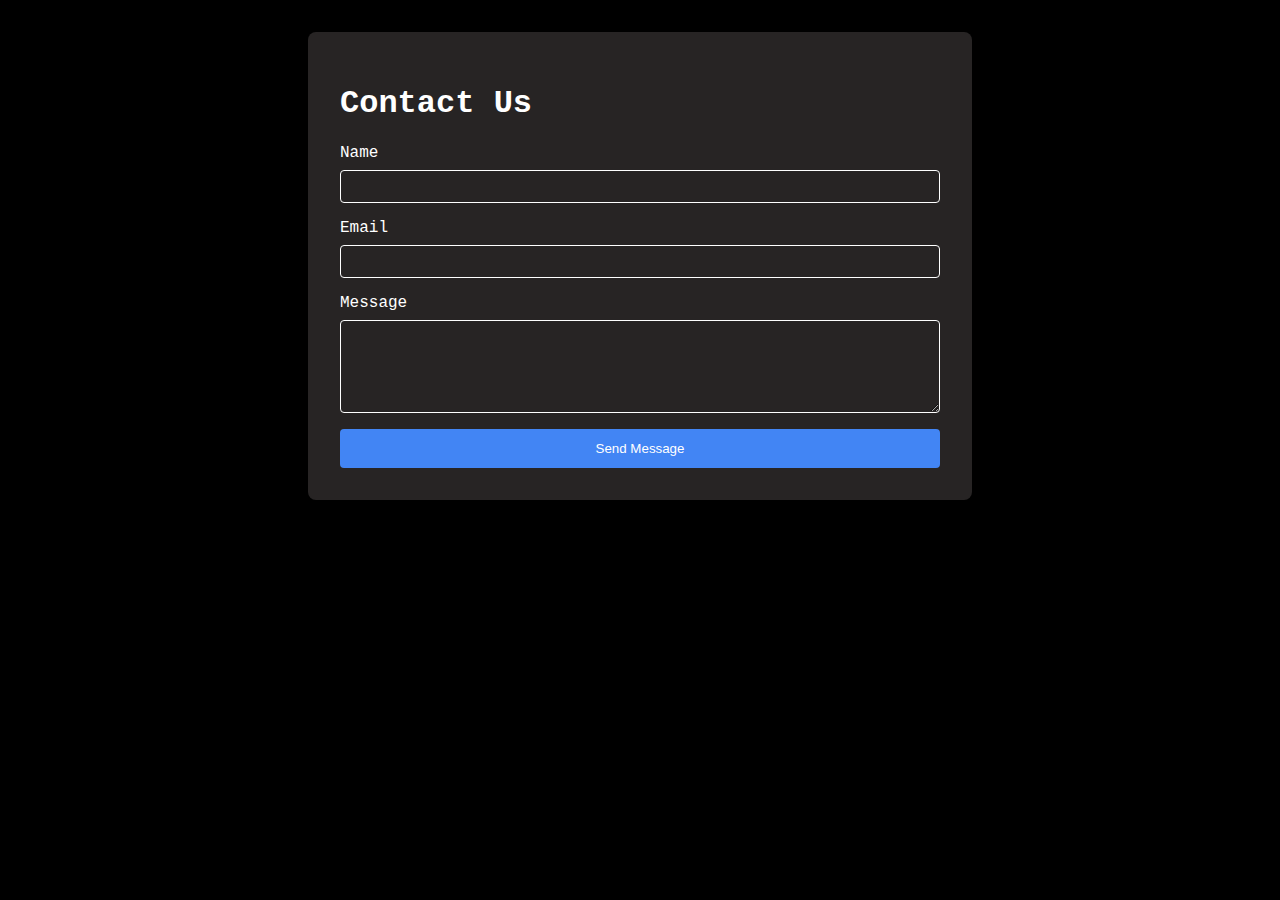
<file: contact.html>
<!DOCTYPE html>
<html lang="en">
<head>
    <meta charset="UTF-8">
    <meta name="viewport" content="width=device-width, initial-scale=1.0">
    <title>Contact - CodeCypher AI</title>
    <style>
        :root {
            --primary-color: #4285f4;
            --text-color: #ffffff;
            --bg-color: #000000;
            --card-bg: #272424;
        }
        .dark-mode {
            --primary-color: #8ab4f8;
            --text-color: #e8eaed;  
            --bg-color: #202124;
            --card-bg: #303134;
        }
        body {
            font-family: 'Courier New', monospace;
            background-color: var(--bg-color);
            color: var(--text-color);
            margin: 0;
            padding: 0;
        }
        .contact-container {
            max-width: 600px;
            margin: 2rem auto;
            padding: 2rem;
            background-color: var(--card-bg);
            border-radius: 8px;
        }
        .contact-form {
            display: grid;
            gap: 1rem;
        }
        .form-group {
            display: flex;
            flex-direction: column;
        }
        .form-group label {
            margin-bottom: 0.5rem;
        }
        .form-group input,
        .form-group textarea {
            padding: 0.5rem;
            border: 1px solid var(--text-color);
            border-radius: 4px;
            background-color: var(--card-bg);
            color: var(--text-color);
        }
        .submit-btn {
            background-color: var(--primary-color);
            color: white;
            border: none;
            padding: 0.75rem;
            border-radius: 4px;
            cursor: pointer;
        }
    </style>
</head>
<body class="light-mode">
    <!-- <nav class="navbar">
        <div class="nav-container">
            <div class="logo">CodeCypher AI</div>
            <ul class="nav-links">
                <li><a href="index.html" class="nav-link">Home</a></li>
                <li><a href="vision.html" class="nav-link">Vision</a></li>
                <li><a href="usage.html" class="nav-link">Usage</a></li>
                <li><a href="history.html" class="nav-link">History</a></li>
                <li><a href="profile.html" class="nav-link">Profile</a></li>
            </ul>
            <button class="theme-toggle">
                <i class="fas fa-moon"></i>
                <i class="fas fa-sun"></i>
            </button>
        </div>
    </nav> -->

    <main class="contact-container">
        <h1>Contact Us</h1>
        <form class="contact-form">
            <div class="form-group">
                <label for="name">Name</label>
                <input type="text" id="name" required>
            </div>
            <div class="form-group">
                <label for="email">Email</label>
                <input type="email" id="email" required>
            </div>
            <div class="form-group">
                <label for="message">Message</label>
                <textarea id="message" rows="5" required></textarea>
            </div>
            <button type="submit" class="submit-btn">Send Message</button>
        </form>
    </main>
<!-- 
    <footer class="footer">
        <div class="footer-content">
            <span>© 2025 Satyajeet AI</span>
            <span class="footer-separator">|</span>
            <a href="privacy.html">Privacy</a>
            <span class="footer-separator">|</span>
            <a href="terms.html">Terms</a>
            <span class="footer-separator">|</span>
            <a href="contact.html" class="active">Contact</a>
        </div>
    </footer> -->

    <script>
        document.querySelector('.theme-toggle').addEventListener('click', function() {
            document.body.classList.toggle('dark-mode');
        });
        
        document.querySelector('.contact-form').addEventListener('submit', function(e) {
            e.preventDefault();
            alert('Thank you for your message! We will respond soon.');
            this.reset();
        });
    </script>
</body>
</html>
</file>
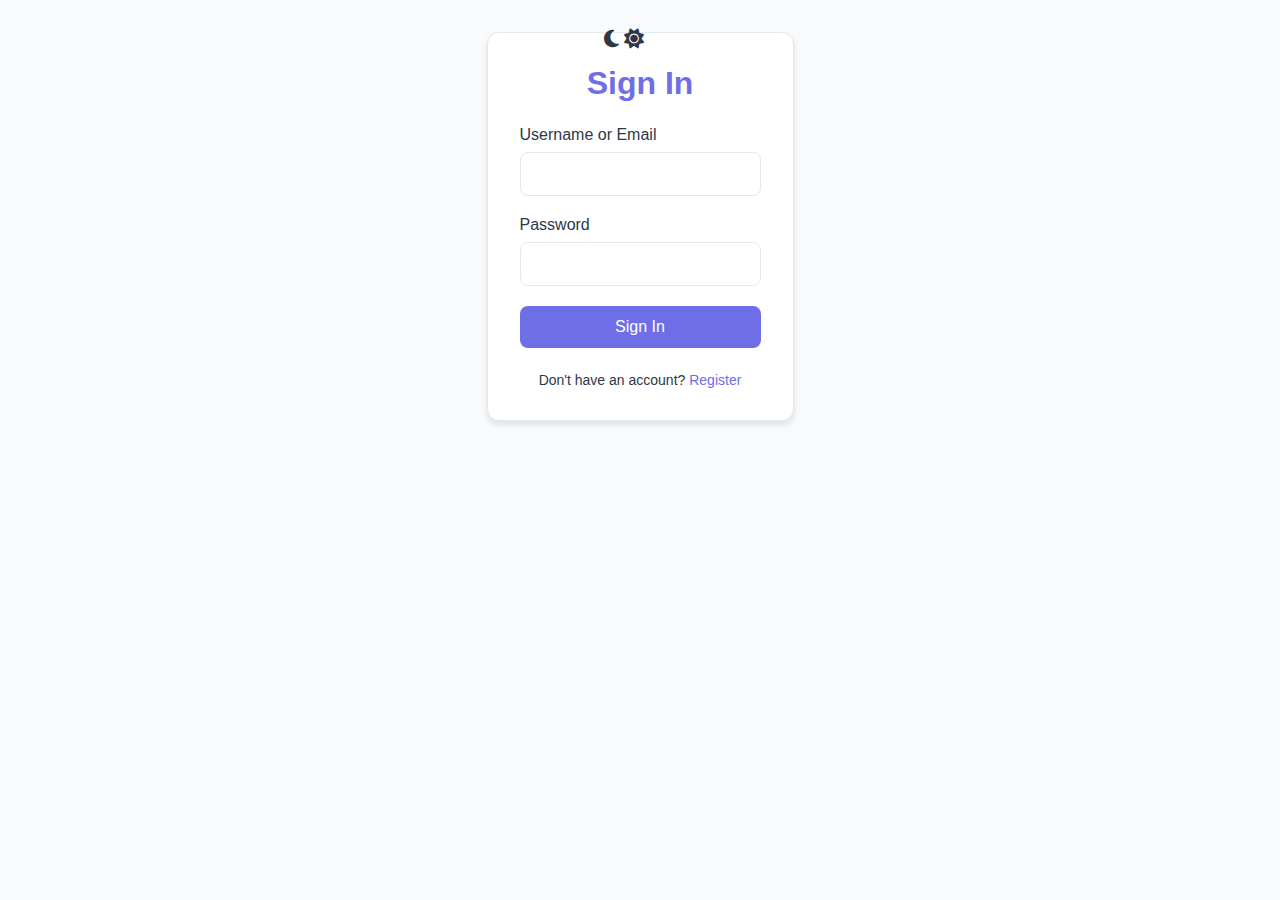
<file: login.html>
<!DOCTYPE html>
<html lang="en">
<head>
    <meta charset="UTF-8">
    <meta name="viewport" content="width=device-width, initial-scale=1.0">
    <title>Login - CodeCypher AI</title>
    <link rel="stylesheet" href="https://cdnjs.cloudflare.com/ajax/libs/font-awesome/6.4.0/css/all.min.css">
    <style>
        :root {
            --primary-color: #6e6ee6;
            --text-color: #2d3748;
            --bg-color: #f8fafc;
            --card-bg: #ffffff;
            --border-color: #e2e8f0;
            --input-bg: #ffffff;
            --error-color: #e53e3e;
        }

        .dark-mode {
            --primary-color: #8a8aff;
            --text-color: #e2e8f0;
            --bg-color: #1a202c;
            --card-bg: #2d3748;
            --border-color: #4a5568;
            --input-bg: #2d3748;
            --error-color: #fc8181;
        }

        * {
            margin: 0;
            padding: 0;
            box-sizing: border-box;
            font-family: 'Inter', sans-serif;
            transition: background-color 0.2s, color 0.2s;
        }

        body {
            background-color: var(--bg-color);
            color: var(--text-color);
            min-height: 100vh;
            display: flex;
            flex-direction: column;
        }

        .container {
            max-width: 500px;
            margin: 2rem auto;
            padding: 2rem;
            background-color: var(--card-bg);
            border-radius: 12px;
            box-shadow: 0 4px 6px rgba(0,0,0,0.1);
            border: 1px solid var(--border-color);
        }

        h1 {
            text-align: center;
            margin-bottom: 1.5rem;
            color: var(--primary-color);
        }

        .form-group {
            margin-bottom: 1.25rem;
        }

        label {
            display: block;
            margin-bottom: 0.5rem;
            font-weight: 500;
        }

        input {
            width: 100%;
            padding: 0.75rem 1rem;
            border: 1px solid var(--border-color);
            border-radius: 8px;
            background-color: var(--input-bg);
            color: var(--text-color);
            font-size: 1rem;
        }

        input:focus {
            outline: none;
            border-color: var(--primary-color);
            box-shadow: 0 0 0 2px rgba(110, 110, 230, 0.2);
        }

        .error {
            color: var(--error-color);
            font-size: 0.875rem;
            margin-top: 0.25rem;
            display: none;
        }

        button {
            width: 100%;
            padding: 0.75rem;
            background-color: var(--primary-color);
            color: white;
            border: none;
            border-radius: 8px;
            font-size: 1rem;
            font-weight: 500;
            cursor: pointer;
            transition: background-color 0.2s;
        }

        button:hover {
            background-color: #5d5dd6;
        }

        .register-link {
            text-align: center;
            margin-top: 1.5rem;
            font-size: 0.875rem;
        }

        .register-link a {
            color: var(--primary-color);
            text-decoration: none;
        }

        .register-link a:hover {
            text-decoration: underline;
        }

        .theme-toggle {
            position: absolute;
            top: 1rem;
            right: 1rem;
            background: none;
            border: none;
            color: var(--text-color);
            font-size: 1.25rem;
            cursor: pointer;
        }
    </style>
</head>
<body class="light-mode">
    <button class="theme-toggle">
        <i class="fas fa-moon"></i>
        <i class="fas fa-sun"></i>
    </button>

    <div class="container">
        <h1>Sign In</h1>
        <form id="loginForm">
            <div class="form-group">
                <label for="username">Username or Email</label>
                <input type="text" id="username" required>
                <div class="error" id="usernameError">Please enter your username or email</div>
            </div>

            <div class="form-group">
                <label for="password">Password</label>
                <input type="password" id="password" required>
                <div class="error" id="passwordError">Please enter your password</div>
            </div>

            <button type="submit">Sign In</button>
        </form>

        <div class="register-link">
            Don't have an account? <a href="register.html">Register</a>
        </div>
    </div>

    <script>
        // Theme toggle
        document.querySelector('.theme-toggle').addEventListener('click', function() {
            document.body.classList.toggle('dark-mode');
            const isDark = document.body.classList.contains('dark-mode');
            localStorage.setItem('theme', isDark ? 'dark-mode' : 'light-mode');
        });

        // Check saved theme
        if (localStorage.getItem('theme') === 'dark-mode' || 
            (window.matchMedia('(prefers-color-scheme: dark)').matches && !localStorage.getItem('theme'))) {
            document.body.classList.add('dark-mode');
        }

        // Form validation
        document.getElementById('loginForm').addEventListener('submit', function(e) {
            e.preventDefault();
            
            let isValid = true;
            const username = document.getElementById('username').value.trim();
            const password = document.getElementById('password').value;

            // Reset errors
            document.querySelectorAll('.error').forEach(el => el.style.display = 'none');

            // Username validation
            if (username.length === 0) {
                document.getElementById('usernameError').style.display = 'block';
                isValid = false;
            }

            // Password validation
            if (password.length === 0) {
                document.getElementById('passwordError').style.display = 'block';
                isValid = false;
            }

            if (isValid) {
                alert('Login successful! (This is a demo, no actual authentication occurs)');
                // In a real app, you would authenticate here
            }
        });
    </script>
</body>
</html>
</file>
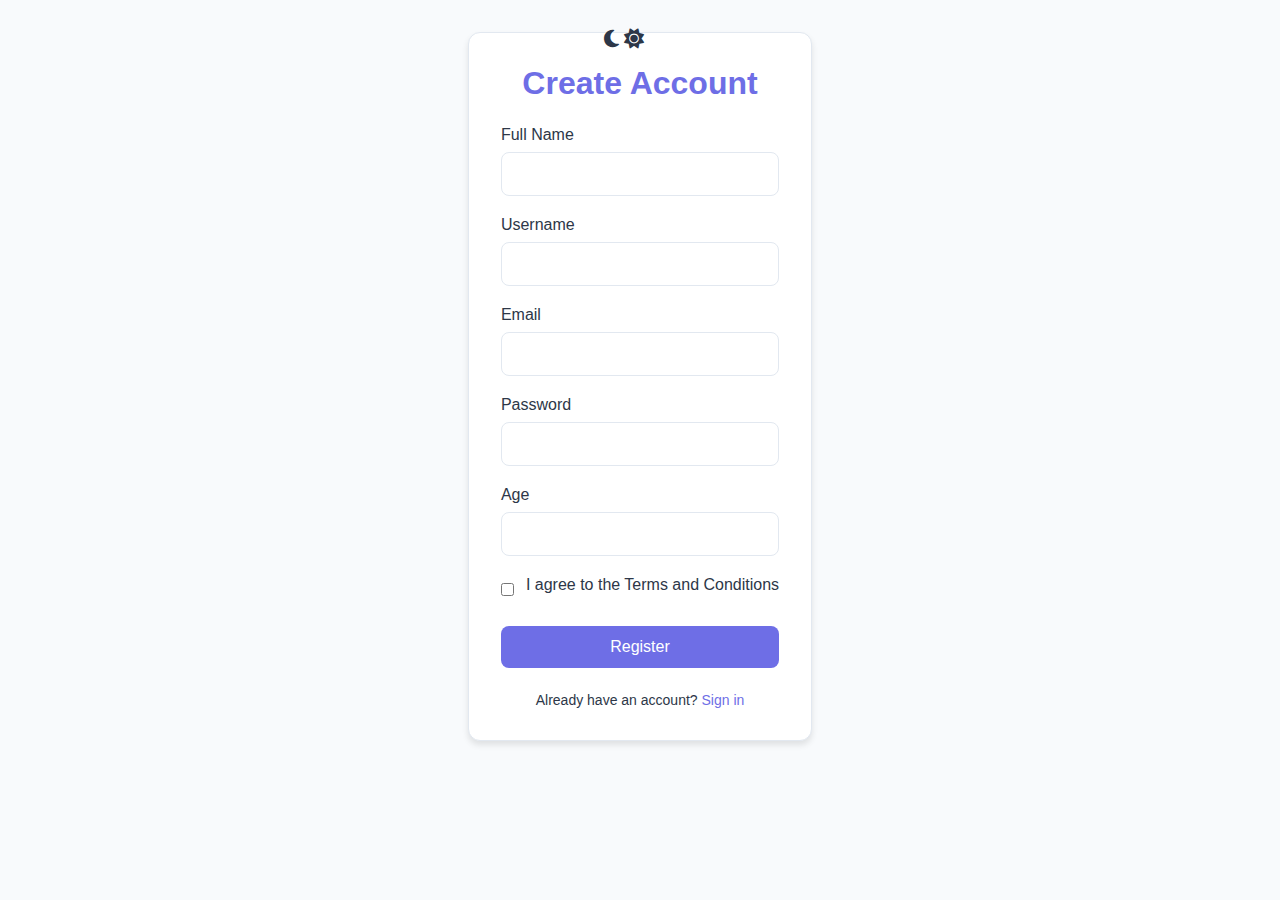
<file: register.html>
<!DOCTYPE html>
<html lang="en">
<head>
    <meta charset="UTF-8">
    <meta name="viewport" content="width=device-width, initial-scale=1.0">
    <title>Register - CodeCypher AI</title>
    <link rel="stylesheet" href="https://cdnjs.cloudflare.com/ajax/libs/font-awesome/6.4.0/css/all.min.css">
    <style>
        :root {
            --primary-color: #6e6ee6;
            --text-color: #2d3748;
            --bg-color: #f8fafc;
            --card-bg: #ffffff;
            --border-color: #e2e8f0;
            --input-bg: #ffffff;
            --error-color: #e53e3e;
        }

        .dark-mode {
            --primary-color: #8a8aff;
            --text-color: #e2e8f0;
            --bg-color: #1a202c;
            --card-bg: #2d3748;
            --border-color: #4a5568;
            --input-bg: #2d3748;
            --error-color: #fc8181;
        }

        * {
            margin: 0;
            padding: 0;
            box-sizing: border-box;
            font-family: 'Inter', sans-serif;
            transition: background-color 0.2s, color 0.2s;
        }

        body {
            background-color: var(--bg-color);
            color: var(--text-color);
            min-height: 100vh;
            display: flex;
            flex-direction: column;
        }

        .container {
            max-width: 500px;
            margin: 2rem auto;
            padding: 2rem;
            background-color: var(--card-bg);
            border-radius: 12px;
            box-shadow: 0 4px 6px rgba(0,0,0,0.1);
            border: 1px solid var(--border-color);
        }

        h1 {
            text-align: center;
            margin-bottom: 1.5rem;
            color: var(--primary-color);
        }

        .form-group {
            margin-bottom: 1.25rem;
        }

        label {
            display: block;
            margin-bottom: 0.5rem;
            font-weight: 500;
        }

        input {
            width: 100%;
            padding: 0.75rem 1rem;
            border: 1px solid var(--border-color);
            border-radius: 8px;
            background-color: var(--input-bg);
            color: var(--text-color);
            font-size: 1rem;
        }

        input:focus {
            outline: none;
            border-color: var(--primary-color);
            box-shadow: 0 0 0 2px rgba(110, 110, 230, 0.2);
        }

        .error {
            color: var(--error-color);
            font-size: 0.875rem;
            margin-top: 0.25rem;
            display: none;
        }

        .checkbox-group {
            display: flex;
            align-items: center;
            margin-bottom: 1.5rem;
        }

        .checkbox-group input {
            width: auto;
            margin-right: 0.75rem;
        }

        button {
            width: 100%;
            padding: 0.75rem;
            background-color: var(--primary-color);
            color: white;
            border: none;
            border-radius: 8px;
            font-size: 1rem;
            font-weight: 500;
            cursor: pointer;
            transition: background-color 0.2s;
        }

        button:hover {
            background-color: #5d5dd6;
        }

        .login-link {
            text-align: center;
            margin-top: 1.5rem;
            font-size: 0.875rem;
        }

        .login-link a {
            color: var(--primary-color);
            text-decoration: none;
        }

        .login-link a:hover {
            text-decoration: underline;
        }

        .theme-toggle {
            position: absolute;
            top: 1rem;
            right: 1rem;
            background: none;
            border: none;
            color: var(--text-color);
            font-size: 1.25rem;
            cursor: pointer;
        }
    </style>
</head>
<body class="light-mode">
    <button class="theme-toggle">
        <i class="fas fa-moon"></i>
        <i class="fas fa-sun"></i>
    </button>

    <div class="container">
        <h1>Create Account</h1>
        <form id="registerForm">
            <div class="form-group">
                <label for="name">Full Name</label>
                <input type="text" id="name" required>
                <div class="error" id="nameError">Please enter a valid name</div>
            </div>

            <div class="form-group">
                <label for="username">Username</label>
                <input type="text" id="username" required>
                <div class="error" id="usernameError">Username must be 4-20 characters</div>
            </div>

            <div class="form-group">
                <label for="email">Email</label>
                <input type="email" id="email" required>
                <div class="error" id="emailError">Please enter a valid email</div>
            </div>

            <div class="form-group">
                <label for="password">Password</label>
                <input type="password" id="password" required>
                <div class="error" id="passwordError">Password must be 8+ characters</div>
            </div>

            <div class="form-group">
                <label for="age">Age</label>
                <input type="number" id="age" min="13" max="120" required>
                <div class="error" id="ageError">You must be 13+ years old</div>
            </div>

            <div class="checkbox-group">
                <input type="checkbox" id="terms" required>
                <label for="terms">I agree to the Terms and Conditions</label>
            </div>

            <button type="submit">Register</button>
        </form>

        <div class="login-link">
            Already have an account? <a href="login.html">Sign in</a>
        </div>
    </div>

    <script>
        // Theme toggle
        document.querySelector('.theme-toggle').addEventListener('click', function() {
            document.body.classList.toggle('dark-mode');
            const isDark = document.body.classList.contains('dark-mode');
            localStorage.setItem('theme', isDark ? 'dark-mode' : 'light-mode');
        });

        // Check saved theme
        if (localStorage.getItem('theme') === 'dark-mode' || 
            (window.matchMedia('(prefers-color-scheme: dark)').matches && !localStorage.getItem('theme'))) {
            document.body.classList.add('dark-mode');
        }

        // Form validation
        document.getElementById('registerForm').addEventListener('submit', function(e) {
            e.preventDefault();
            
            let isValid = true;
            const name = document.getElementById('name').value.trim();
            const username = document.getElementById('username').value.trim();
            const email = document.getElementById('email').value.trim();
            const password = document.getElementById('password').value;
            const age = parseInt(document.getElementById('age').value);
            const terms = document.getElementById('terms').checked;

            // Reset errors
            document.querySelectorAll('.error').forEach(el => el.style.display = 'none');

            // Name validation
            if (name.length < 2) {
                document.getElementById('nameError').style.display = 'block';
                isValid = false;
            }

            // Username validation
            if (username.length < 4 || username.length > 20) {
                document.getElementById('usernameError').style.display = 'block';
                isValid = false;
            }

            // Email validation
            const emailRegex = /^[^\s@]+@[^\s@]+\.[^\s@]+$/;
            if (!emailRegex.test(email)) {
                document.getElementById('emailError').style.display = 'block';
                isValid = false;
            }

            // Password validation
            if (password.length < 8) {
                document.getElementById('passwordError').style.display = 'block';
                isValid = false;
            }

            // Age validation
            if (age < 13 || age > 120 || isNaN(age)) {
                document.getElementById('ageError').style.display = 'block';
                isValid = false;
            }

            // Terms validation
            if (!terms) {
                alert('You must accept the Terms and Conditions');
                isValid = false;
            }

            if (isValid) {
                alert('Registration successful! (This is a demo, no data is saved)');
                // In a real app, you would submit to server here
            }
        });
    </script>
</body>
</html>
</file>
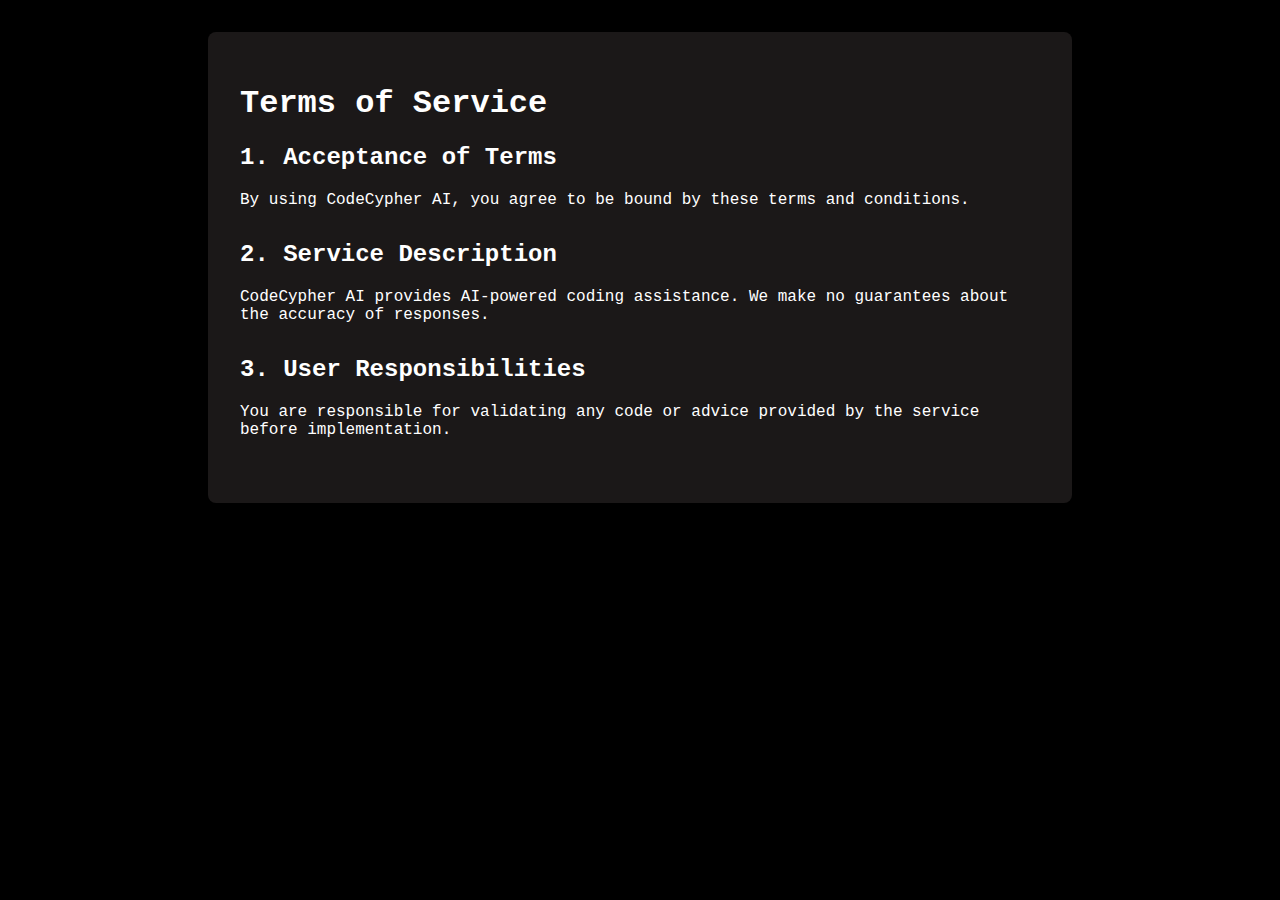
<file: terms.html>
<!DOCTYPE html>
<html lang="en">
<head>
    <meta charset="UTF-8">
    <meta name="viewport" content="width=device-width, initial-scale=1.0">
    <title>Terms of Service - CodeCypher AI</title>
    <style>
        :root {
            --primary-color: #4285f4;
            --text-color: #ffffff;
            --bg-color: #000000;
            --card-bg: #1b1818;
        }
        .dark-mode {
            --primary-color: #8ab4f8;
            --text-color: #e8eaed;
            --bg-color: #202124;
            --card-bg: #303134;
        }
        body {
            font-family: 'Courier New', monospace;
            background-color: var(--bg-color);
            color: var(--text-color);
            margin: 0;
            padding: 0;
        }
        .terms-container {
            max-width: 800px;
            margin: 2rem auto;
            padding: 2rem;
            background-color: var(--card-bg);
            border-radius: 8px;
        }
        .terms-section {
            margin-bottom: 2rem;
        }
    </style>
</head>
<body class="light-mode">
    <!-- <nav class="navbar">
        <div class="nav-container">
            <div class="logo">CodeCypher AI</div>
            <ul class="nav-links">
                <li><a href="index.html" class="nav-link">Home</a></li>
                <li><a href="vision.html" class="nav-link">Vision</a></li>
                <li><a href="usage.html" class="nav-link">Usage</a></li>
                <li><a href="history.html" class="nav-link">History</a></li>
                <li><a href="profile.html" class="nav-link">Profile</a></li>
            </ul>
            <button class="theme-toggle">
                <i class="fas fa-moon"></i>
                <i class="fas fa-sun"></i>
            </button>
        </div>
    </nav> -->

    <main class="terms-container">
        <h1>Terms of Service</h1>
        
        <div class="terms-section">
            <h2>1. Acceptance of Terms</h2>
            <p>By using CodeCypher AI, you agree to be bound by these terms and conditions.</p>
        </div>
        
        <div class="terms-section">
            <h2>2. Service Description</h2>
            <p>CodeCypher AI provides AI-powered coding assistance. We make no guarantees about the accuracy of responses.</p>
        </div>
        
        <div class="terms-section">
            <h2>3. User Responsibilities</h2>
            <p>You are responsible for validating any code or advice provided by the service before implementation.</p>
        </div>
    </main>

    <!-- <footer class="footer">
        <div class="footer-content">
            <span>© 2025 Satyajeet AI</span>
            <span class="footer-separator">|</span>
            <a href="privacy.html">Privacy</a>
            <span class="footer-separator">|</span>
            <a href="terms.html" class="active">Terms</a>
            <span class="footer-separator">|</span>
            <a href="contact.html">Contact</a>
        </div>
    </footer> -->

    <script>
        document.querySelector('.theme-toggle').addEventListener('click', function() {
            document.body.classList.toggle('dark-mode');
        });
    </script>
</body>
</html>
</file>
